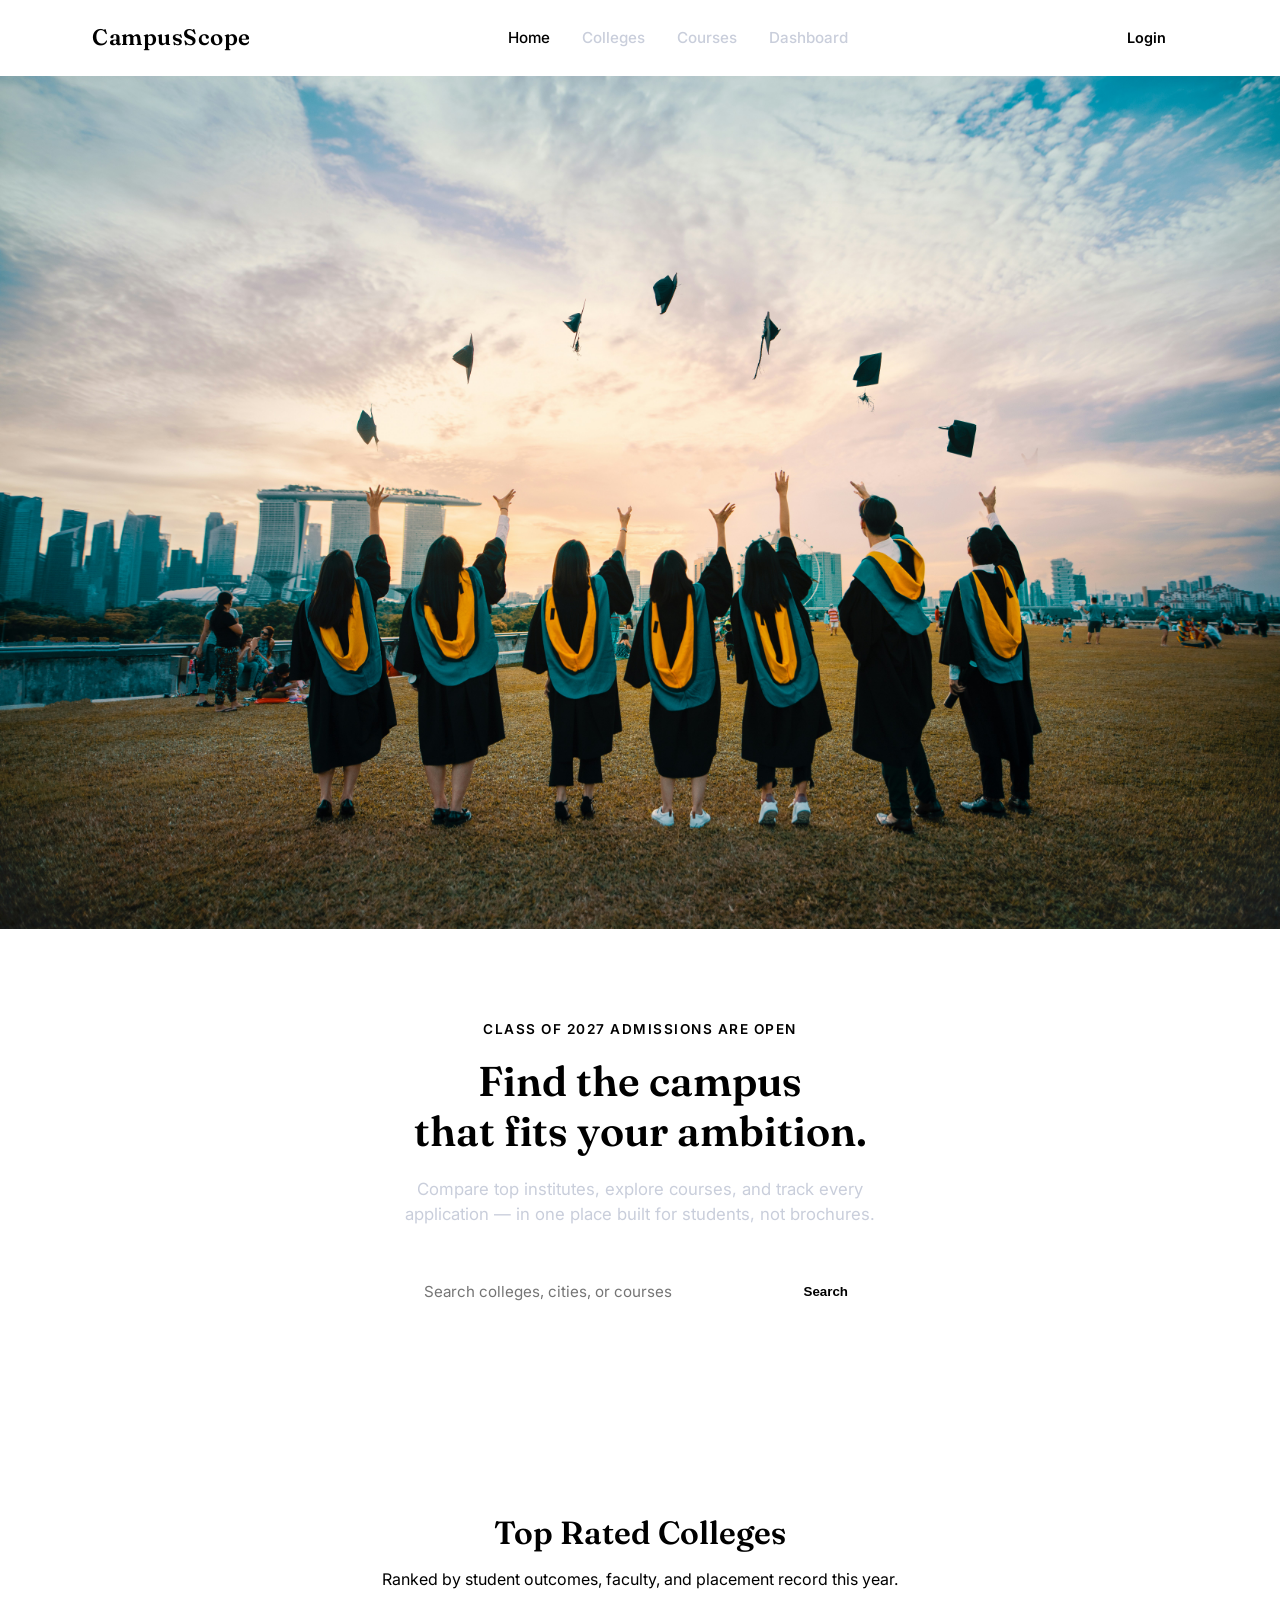
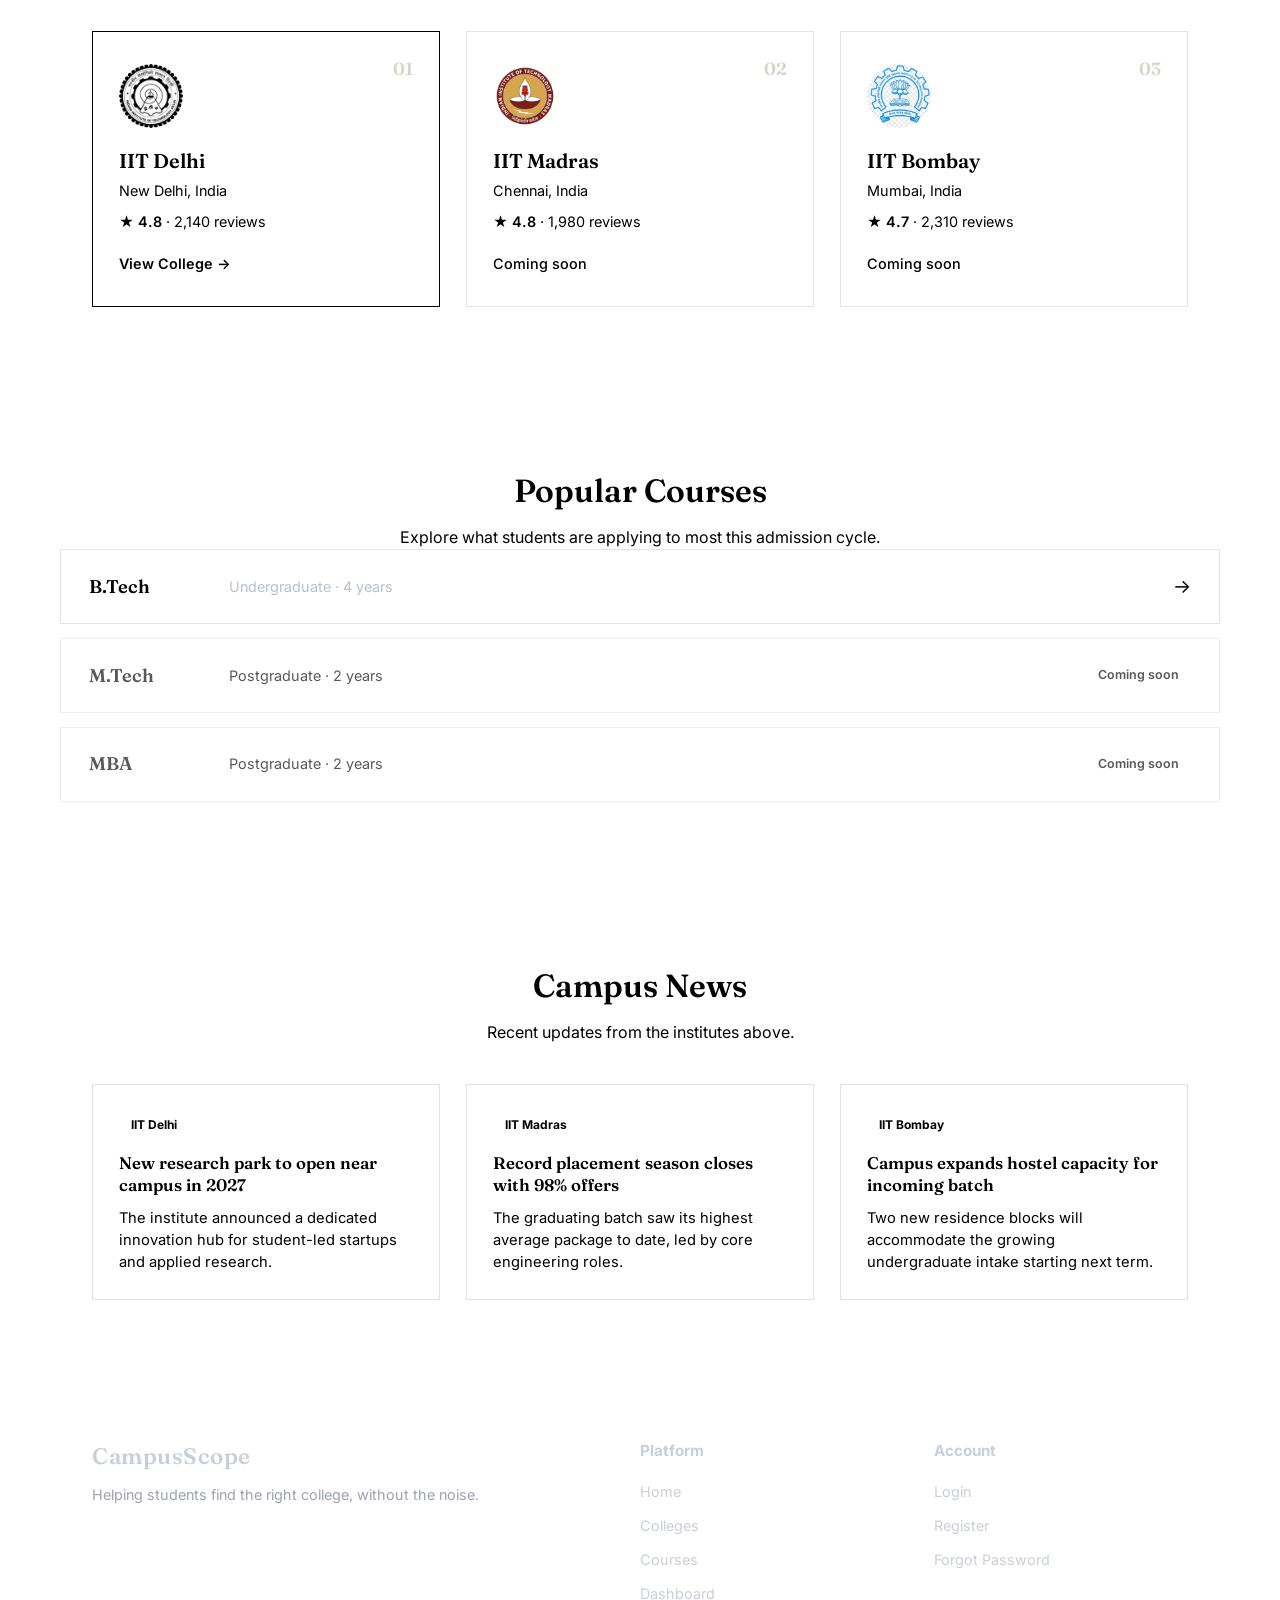
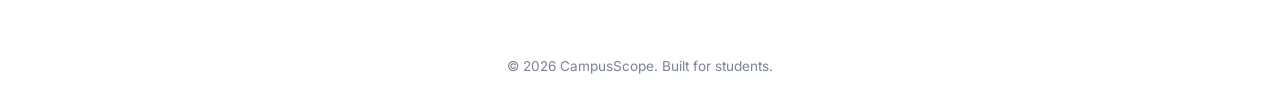
<file: index.html>
<!DOCTYPE html>
<html lang="en">
<head>
<meta charset="UTF-8">
<meta name="viewport" content="width=device-width, initial-scale=1.0">
<title>CampusScope — Find Your College</title>
<link rel="preconnect" href="https://fonts.googleapis.com">
<link href="https://fonts.googleapis.com/css2?family=Fraunces:opsz,wght@9..144,500;9..144,600;9..144,700&family=Inter:wght@400;500;600;700&display=swap" rel="stylesheet">
<link rel="stylesheet" href="home.css">
</head>
<body>

<nav class="navbar">
    <div class="nav-wrap">
        <a href="home.html" class="brand">Campus<span>Scope</span></a>
        <ul class="nav-links">
            <li><a href="home.html" class="active">Home</a></li>
            <li><a href="#colleges">Colleges</a></li>
            <li><a href="#courses">Courses</a></li>
            <li><a href="dashboard.html">Dashboard</a></li>
        </ul>
        <a href="login.html" class="nav-cta">Login</a>
    </div>
</nav>
<div class="banner">
    <img src="graduation-banner.jpg" alt="graduating students celebrating" class="banner-img">
</div>
<header class="hero">
    <div class="hero-inner">
        <p class="eyebrow">Class of 2027 admissions are open</p>
        <h1>Find the campus<br>that fits your ambition.</h1>
        <p class="hero-sub">Compare top institutes, explore courses, and track every application — in one place built for students, not brochures.</p>
        <div class="hero-search">
            <input type="text" placeholder="Search colleges, cities, or courses">
            <button>Search</button>
        </div>
    </div>
</header>

<section class="section" id="colleges">
    <div class="section-head">
        <h2>Top Rated Colleges</h2>
        <p>Ranked by student outcomes, faculty, and placement record this year.</p>
    </div>

    <div class="college-grid">

        <a href="college-details.html" class="college-card clickable">
            <span class="rank">01</span>
             <img src="iit-delhi-logo.jpg" alt="IIT Delhi logo" class="seal-img">
            <h3>IIT Delhi</h3>
            <p class="location">New Delhi, India</p>
            <p class="rating">★ 4.8 <span>· 2,140 reviews</span></p>
            <span class="card-cta">View College →</span>
        </a>

        <div class="college-card">
            <span class="rank">02</span>
            <img src="iit-madras-logo.jpg" alt="IIT Madras logo" class="seal-img">
            <h3>IIT Madras</h3>
            <p class="location">Chennai, India</p>
            <p class="rating">★ 4.8 <span>· 1,980 reviews</span></p>
            <span class="card-cta muted">Coming soon</span>
        </div>

        <div class="college-card">
            <span class="rank">03</span>
            <img src="iit-bombay-logo.jpg" alt="IIT Bombay logo" class="seal-img">
            <h3>IIT Bombay</h3>
            <p class="location">Mumbai, India</p>
            <p class="rating">★ 4.7 <span>· 2,310 reviews</span></p>
            <span class="card-cta muted">Coming soon</span>
        </div>

    </div>
</section>

<section class="section alt" id="courses">
    <div class="section-head">
        <h2>Popular Courses</h2>
        <p>Explore what students are applying to most this admission cycle.</p>
    </div>

    <ul class="course-list">
        <li class="course-item clickable">
            <a href="btech.html">
                <span class="course-name">B.Tech</span>
                <span class="course-meta">Undergraduate · 4 years</span>
                <span class="course-arrow">→</span>
            </a>
        </li>
        <li class="course-item disabled">
            <span class="course-name">M.Tech</span>
            <span class="course-meta">Postgraduate · 2 years</span>
            <span class="course-tag">Coming soon</span>
        </li>
        <li class="course-item disabled">
            <span class="course-name">MBA</span>
            <span class="course-meta">Postgraduate · 2 years</span>
            <span class="course-tag">Coming soon</span>
        </li>
    </ul>
</section>

<section class="section" id="news">
    <div class="section-head">
        <h2>Campus News</h2>
        <p>Recent updates from the institutes above.</p>
    </div>

    <div class="news-grid">
        <article class="news-card">
            <span class="news-tag">IIT Delhi</span>
            <h3>New research park to open near campus in 2027</h3>
            <p>The institute announced a dedicated innovation hub for student-led startups and applied research.</p>
        </article>
        <article class="news-card">
            <span class="news-tag">IIT Madras</span>
            <h3>Record placement season closes with 98% offers</h3>
            <p>The graduating batch saw its highest average package to date, led by core engineering roles.</p>
        </article>
        <article class="news-card">
            <span class="news-tag">IIT Bombay</span>
            <h3>Campus expands hostel capacity for incoming batch</h3>
            <p>Two new residence blocks will accommodate the growing undergraduate intake starting next term.</p>
        </article>
    </div>
</section>

<footer class="footer">
    <div class="footer-inner">
        <div class="footer-col">
            <a href="home.html" class="brand">Campus<span>Scope</span></a>
            <p>Helping students find the right college, without the noise.</p>
        </div>
        <div class="footer-col">
            <h4>Platform</h4>
            <ul>
                <li><a href="home.html">Home</a></li>
                <li><a href="#colleges">Colleges</a></li>
                <li><a href="#courses">Courses</a></li>
                <li><a href="dashboard.html">Dashboard</a></li>
            </ul>
        </div>
        <div class="footer-col">
            <h4>Account</h4>
            <ul>
                <li><a href="login.html">Login</a></li>
                <li><a href="register.html">Register</a></li>
                <li><a href="forgot-password.html">Forgot Password</a></li>
            </ul>
        </div>
    </div>
    <div class="footer-bottom">
        <p>© 2026 CampusScope. Built for students.</p>
    </div>
</footer>

</body>
</html>
</file>
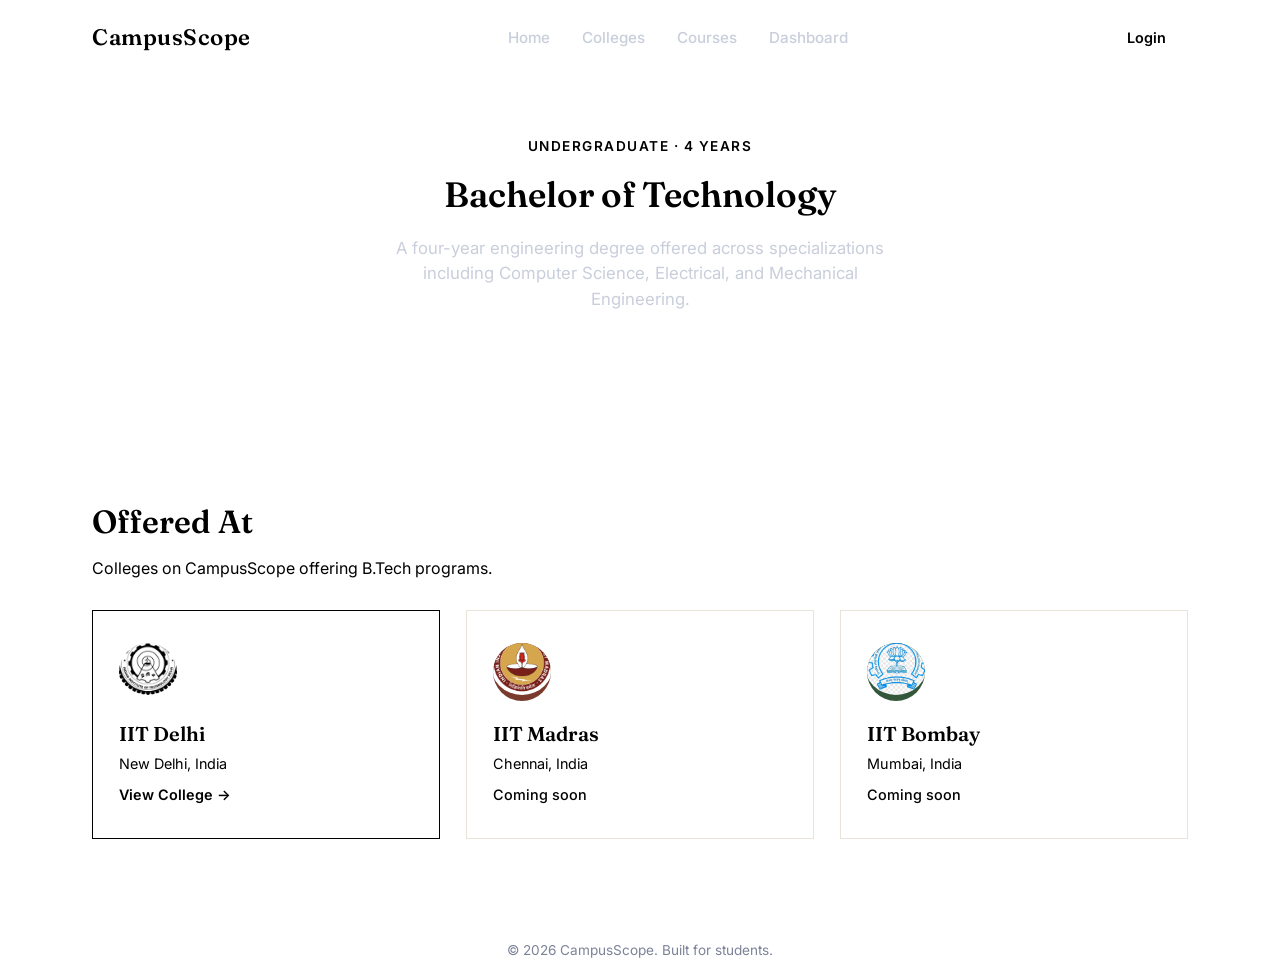
<file: btech.html>
<!DOCTYPE html>
<html lang="en">
<head>
<meta charset="UTF-8">
<meta name="viewport" content="width=device-width, initial-scale=1.0">
<title>B.Tech — CampusScope</title>
<link rel="preconnect" href="https://fonts.googleapis.com">
<link href="https://fonts.googleapis.com/css2?family=Fraunces:opsz,wght@9..144,500;9..144,600;9..144,700&family=Inter:wght@400;500;600;700&display=swap" rel="stylesheet">
<link rel="stylesheet" href="home.css">
</head>
<body>

<nav class="navbar">
    <div class="nav-wrap">
        <a href="home.html" class="brand">Campus<span>Scope</span></a>
        <ul class="nav-links">
            <li><a href="home.html">Home</a></li>
            <li><a href="home.html#colleges">Colleges</a></li>
            <li><a href="home.html#courses">Courses</a></li>
            <li><a href="dashboard.html">Dashboard</a></li>
        </ul>
        <a href="login.html" class="nav-cta">Login</a>
    </div>
</nav>

<header class="hero" style="padding: 60px 32px 70px;">
    <div class="hero-inner">
        <p class="eyebrow">Undergraduate · 4 Years</p>
        <h1 style="font-size: 2.2em;">Bachelor of Technology</h1>
        <p class="hero-sub">A four-year engineering degree offered across specializations including Computer Science, Electrical, and Mechanical Engineering.</p>
    </div>
</header>

<section class="section">
    <div class="section-head" style="text-align:left; max-width: 700px; margin: 0 0 30px;">
        <h2>Offered At</h2>
        <p>Colleges on CampusScope offering B.Tech programs.</p>
    </div>

    <div class="college-grid">
        <a href="college-details.html" class="college-card clickable">
            <div class="seal seal-delhi">
             <img class="seal-img" src="iit-delhi-logo.jpg" alt="IIT Delhi Logo">
           </div>
            <h3>IIT Delhi</h3>
            <p class="location">New Delhi, India</p>
            <span class="card-cta">View College →</span>
        </a>
        <div class="college-card">
            <div class="seal seal-madras">
             <img class="seal-img" src="iit-madras-logo.jpg" alt="IIT Madras Logo">
            </div>
            <h3>IIT Madras</h3>
            <p class="location">Chennai, India</p>
            <span class="card-cta muted">Coming soon</span>
        </div>
        <div class="college-card">
            <div class="seal seal-bombay">
             <img class="seal-img" src="iit-bombay-logo.jpg" alt="IIT Bombay Logo">
            </div>
            <h3>IIT Bombay</h3>
            <p class="location">Mumbai, India</p>
            <span class="card-cta muted">Coming soon</span>
        </div>
    </div>
</section>

<footer class="footer">
    <div class="footer-bottom">
        <p>© 2026 CampusScope. Built for students.</p>
    </div>
</footer>

</body>
</html>
</file>
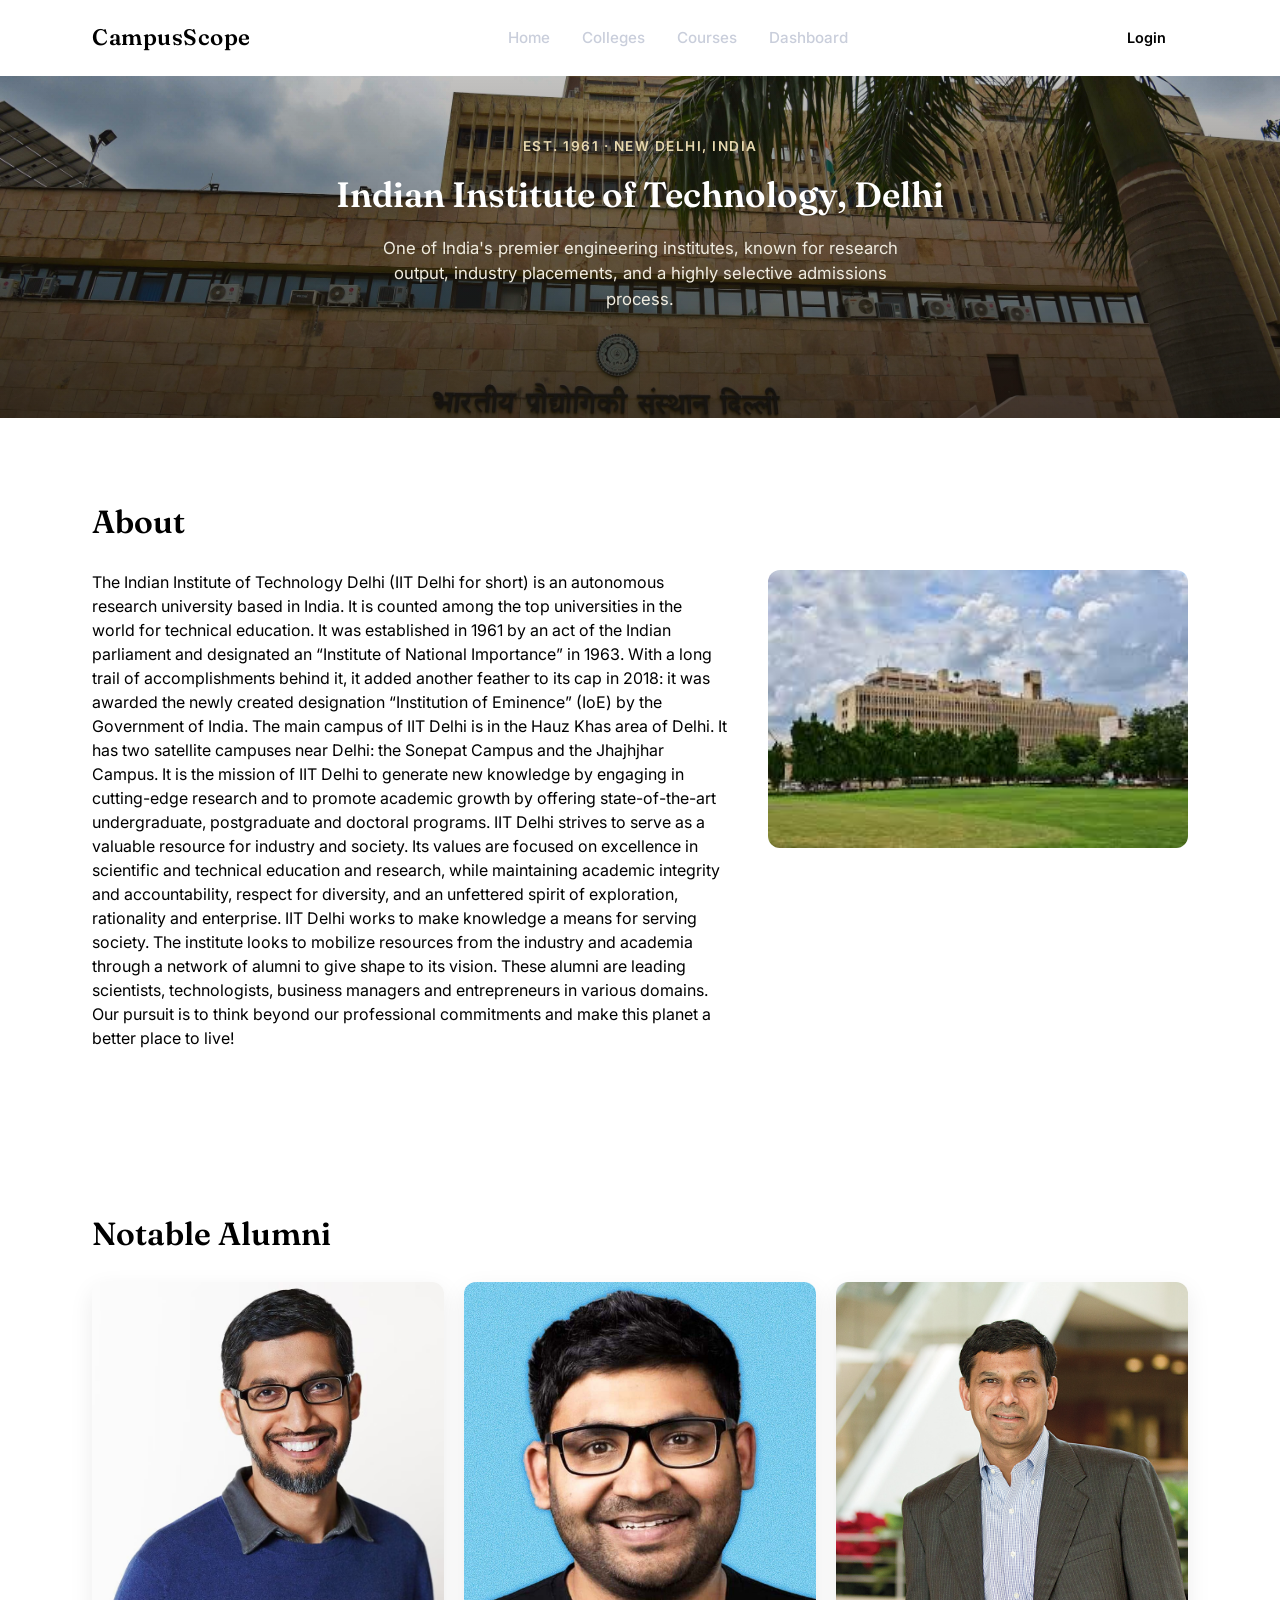
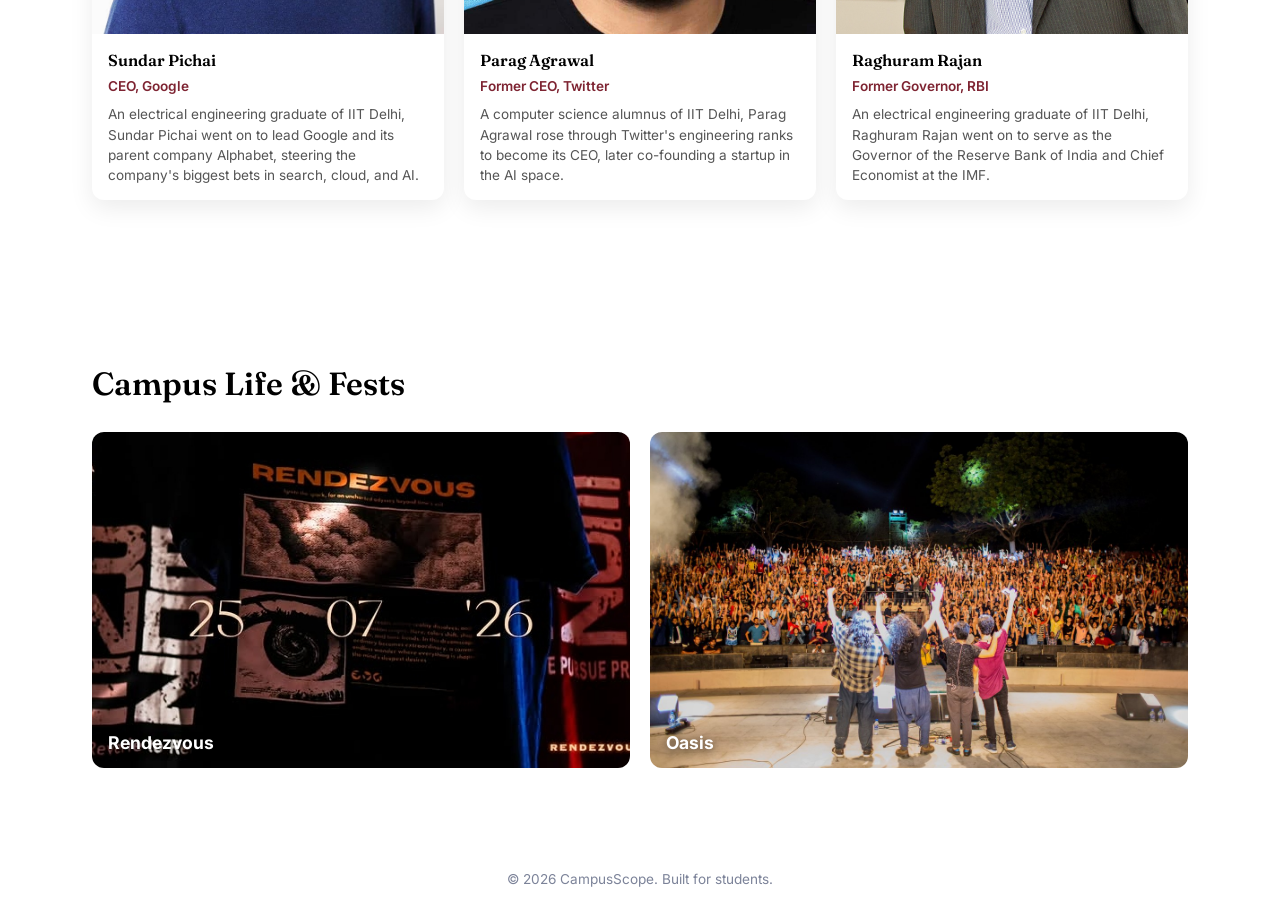
<file: college-details.html>
<!DOCTYPE html>
<html lang="en">
<head>
<meta charset="UTF-8">
<meta name="viewport" content="width=device-width, initial-scale=1.0">
<title>IIT Delhi — CampusScope</title>
<link rel="preconnect" href="https://fonts.googleapis.com">
<link href="https://fonts.googleapis.com/css2?family=Fraunces:opsz,wght@9..144,500;9..144,600;9..144,700&family=Inter:wght@400;500;600;700&display=swap" rel="stylesheet">
<link rel="stylesheet" href="home.css">
<style>
    /* Styles scoped to this page only — home.css is untouched */
    .hero{
        background: linear-gradient(180deg, rgba(20,16,10,.25), rgba(20,16,10,.7)), url('iit-delhi-wall.jpg') center/cover no-repeat;
        color: #fff;
    }
    .hero .eyebrow{ color: #e8d9b0; }
    .hero .hero-sub{ color: #f0ece0; }

    .about-with-image{
        display: flex;
        gap: 40px;
        align-items: flex-start;
        flex-wrap: wrap;
    }
    .about-with-image .about-text{ flex: 1 1 420px; }
    .about-with-image img{
        flex: 1 1 320px;
        max-width: 420px;
        width: 100%;
        border-radius: 12px;
        object-fit: cover;
    }

    .alumni-grid{
        display: grid;
        grid-template-columns: repeat(3, 1fr);
        gap: 20px;
        margin-top: 24px;
    }
    .alumni-card{
        background: #fff;
        border-radius: 12px;
        overflow: hidden;
        box-shadow: 0 8px 24px rgba(0,0,0,.08);
    }
    .alumni-card img{
        width: 100%;
        aspect-ratio: 1/1;
        object-fit: cover;
        display: block;
    }
    .alumni-card .alumni-info{ padding: 14px 16px; }
    .alumni-card h3{ margin: 0 0 4px; font-size: 1rem; }
    .alumni-card .role{ margin: 0 0 8px; font-size: .85rem; font-weight: 600; color: #7e2432; }
    .alumni-card p.bio{ margin: 0; font-size: .85rem; color: #555; line-height: 1.5; }

    .fest-grid{
        display: grid;
        grid-template-columns: repeat(2, 1fr);
        gap: 20px;
        margin-top: 24px;
    }
    .fest-grid figure{
        margin: 0;
        position: relative;
        border-radius: 12px;
        overflow: hidden;
    }
    .fest-grid img{
        width: 100%;
        aspect-ratio: 16/10;
        object-fit: cover;
        display: block;
    }
    .fest-grid figcaption{
        position: absolute;
        left: 16px;
        bottom: 12px;
        color: #fff;
        font-weight: 700;
        font-size: 1.1rem;
        text-shadow: 0 2px 8px rgba(0,0,0,.6);
    }
</style>
</head>
<body>

<nav class="navbar">
    <div class="nav-wrap">
        <a href="home.html" class="brand">Campus<span>Scope</span></a>
        <ul class="nav-links">
            <li><a href="home.html">Home</a></li>
            <li><a href="home.html#colleges">Colleges</a></li>
            <li><a href="home.html#courses">Courses</a></li>
            <li><a href="dashboard.html">Dashboard</a></li>
        </ul>
        <a href="login.html" class="nav-cta">Login</a>
    </div>
</nav>

<header class="hero" style="padding: 60px 32px 70px;">
    <div class="hero-inner">
        <p class="eyebrow">Est. 1961 · New Delhi, India</p>
        <h1 style="font-size: 2.2em;">Indian Institute of Technology, Delhi</h1>
        <p class="hero-sub">One of India's premier engineering institutes, known for research output, industry placements, and a highly selective admissions process.</p>
    </div>
</header>

<section class="section">
    <div class="section-head" style="text-align:left; max-width: 700px; margin: 0 0 24px;">
        <h2>About</h2>
    </div>
    <div class="about-with-image">
        <div class="about-text">
            <p>The Indian Institute of Technology Delhi (IIT Delhi for short) is an autonomous research university based in India. It is counted among the top universities in the world for technical education. It was established in 1961 by an act of the Indian parliament and designated an “Institute of National Importance” in 1963. With a long trail of accomplishments behind it, it added another feather to its cap in 2018: it was awarded the newly created designation “Institution of Eminence” (IoE) by the Government of India.

The main campus of IIT Delhi is in the Hauz Khas area of Delhi. It has two satellite campuses near Delhi: the Sonepat Campus and the Jhajhjhar Campus.

It is the mission of IIT Delhi to generate new knowledge by engaging in cutting-edge research and to promote academic growth by offering state-of-the-art undergraduate, postgraduate and doctoral programs. IIT Delhi strives to serve as a valuable resource for industry and society. Its values are focused on excellence in scientific and technical education and research, while maintaining academic integrity and accountability, respect for diversity, and an unfettered spirit of exploration, rationality and enterprise.

IIT Delhi works to make knowledge a means for serving society. The institute looks to mobilize resources from the industry and academia through a network of alumni to give shape to its vision. These alumni are leading scientists, technologists, business managers and entrepreneurs in various domains.

Our pursuit is to think beyond our professional commitments and make this planet a better place to live!
</p>
        </div>
        <img src="iit-delhi-campus.jpg" alt="IIT Delhi campus grounds">
    </div>
</section>

<section class="section">
    <div class="section-head" style="text-align:left; max-width: 700px; margin: 0;">
        <h2>Notable Alumni</h2>
    </div>
    <div class="alumni-grid">
        <div class="alumni-card">
            <img src="sundar-pichai.avif" alt="Sundar Pichai">
            <div class="alumni-info">
                <h3>Sundar Pichai</h3>
                <p class="role">CEO, Google</p>
                <p class="bio">An electrical engineering graduate of IIT Delhi, Sundar Pichai went on to lead Google and its parent company Alphabet, steering the company's biggest bets in search, cloud, and AI.</p>
            </div>
        </div>
        <div class="alumni-card">
            <img src="parag-agarwal.webp" alt="Parag Agrawal">
            <div class="alumni-info">
                <h3>Parag Agrawal</h3>
                <p class="role">Former CEO, Twitter</p>
                <p class="bio">A computer science alumnus of IIT Delhi, Parag Agrawal rose through Twitter's engineering ranks to become its CEO, later co-founding a startup in the AI space.</p>
            </div>
        </div>
        <div class="alumni-card">
            <img src="raghuram.jpg" alt="Raghuram Rajan">
            <div class="alumni-info">
                <h3>Raghuram Rajan</h3>
                <p class="role">Former Governor, RBI</p>
                <p class="bio">An electrical engineering graduate of IIT Delhi, Raghuram Rajan went on to serve as the Governor of the Reserve Bank of India and Chief Economist at the IMF.</p>
            </div>
        </div>
    </div>
</section>

<section class="section">
    <div class="section-head" style="text-align:left; max-width: 700px; margin: 0;">
        <h2>Campus Life &amp; Fests</h2>
    </div>
    <div class="fest-grid">
        <figure>
            <img src="rendezvous.jpeg" alt="Rendezvous, IIT Delhi's cultural fest">
            <figcaption>Rendezvous</figcaption>
        </figure>
        <figure>
            <img src="fest.jpg" alt="Oasis, IIT Delhi's annual fest">
            <figcaption>Oasis</figcaption>
        </figure>
    </div>
</section>

<footer class="footer">
    <div class="footer-bottom">
        <p>© 2026 CampusScope. Built for students.</p>
    </div>
</footer>

</body>
</html>
</file>
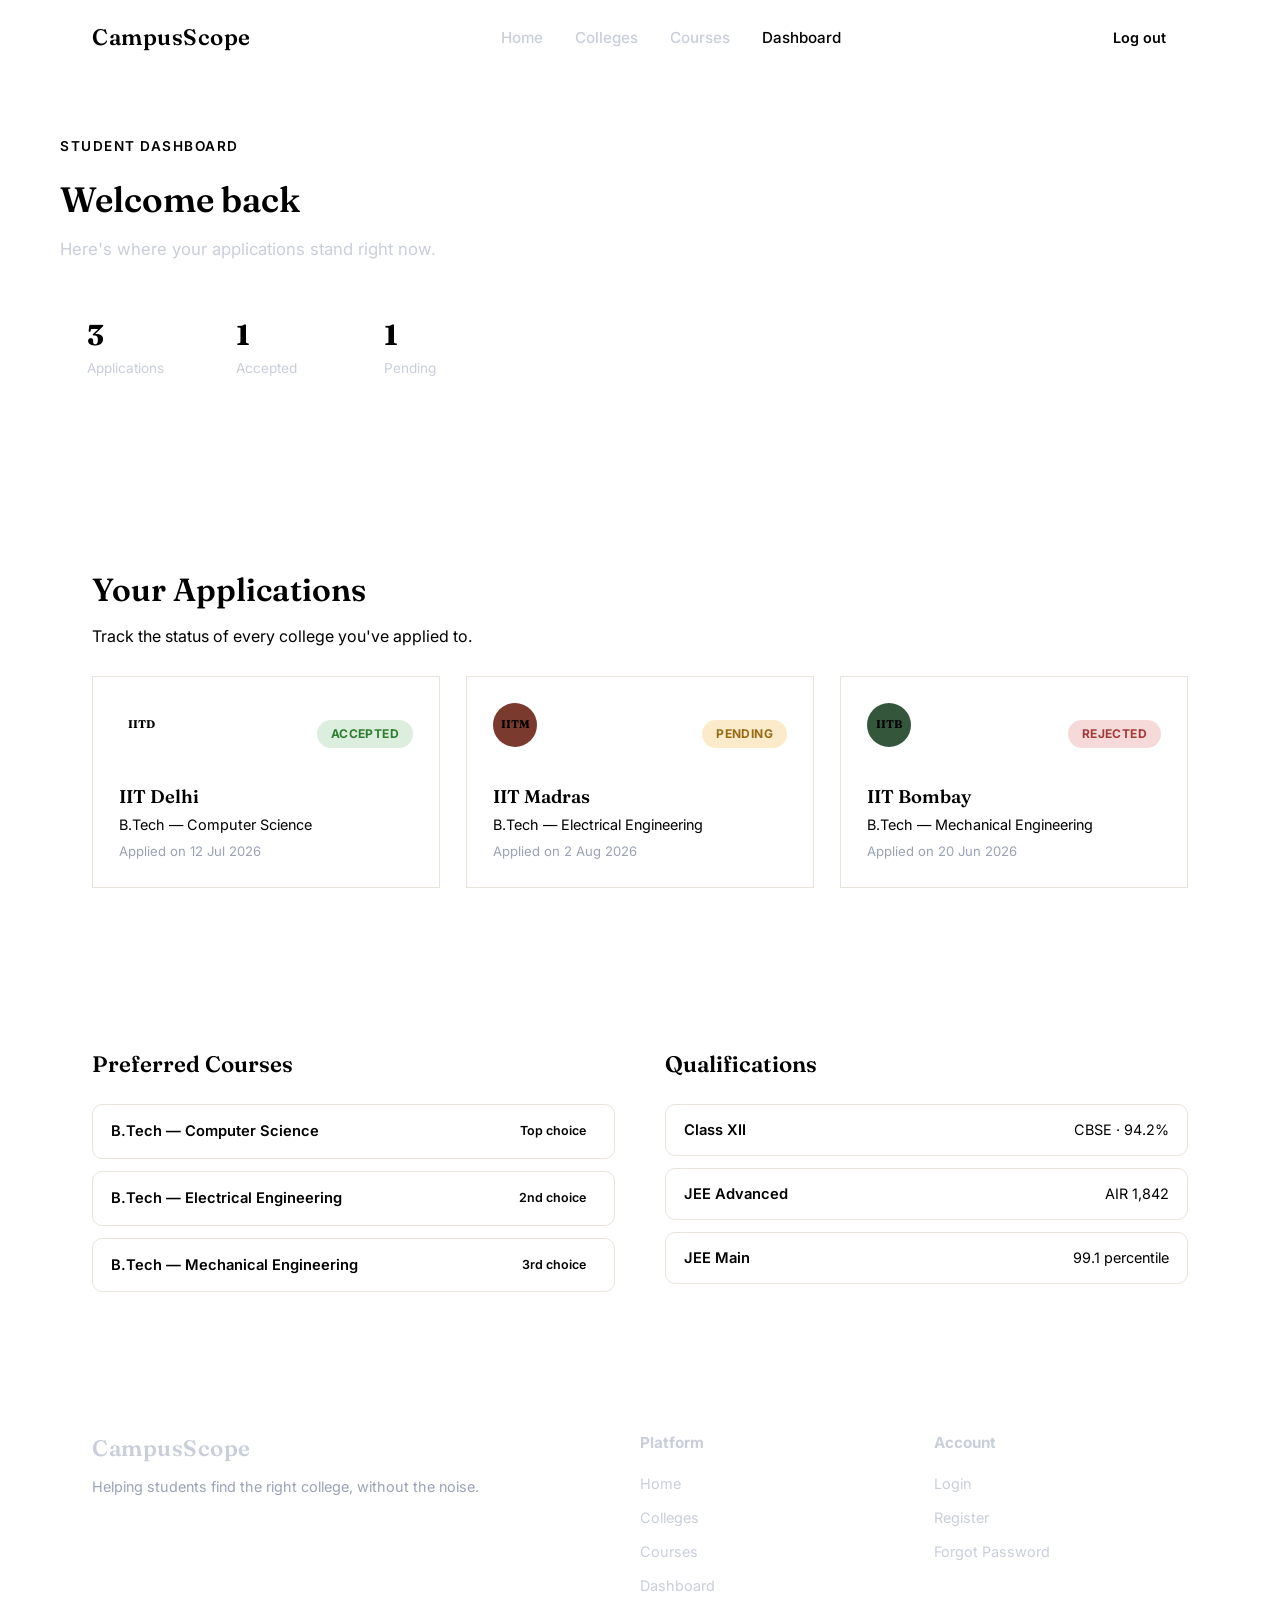
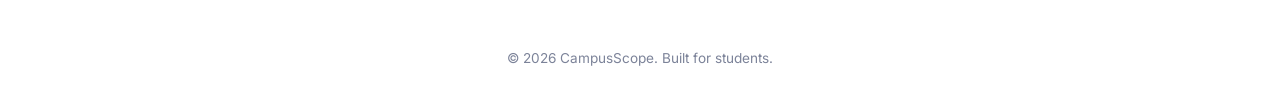
<file: dashboard.html>
<!DOCTYPE html>
<html lang="en">
<head>
<meta charset="UTF-8">
<meta name="viewport" content="width=device-width, initial-scale=1.0">
<title>Dashboard — CampusScope</title>
<link rel="preconnect" href="https://fonts.googleapis.com">
<link href="https://fonts.googleapis.com/css2?family=Fraunces:opsz,wght@9..144,500;9..144,600;9..144,700&family=Inter:wght@400;500;600;700&display=swap" rel="stylesheet">
<link rel="stylesheet" href="home.css">
</head>
<body>

<nav class="navbar">
    <div class="nav-wrap">
        <a href="home.html" class="brand">Campus<span>Scope</span></a>
        <ul class="nav-links">
            <li><a href="home.html">Home</a></li>
            <li><a href="home.html#colleges">Colleges</a></li>
            <li><a href="home.html#courses">Courses</a></li>
            <li><a href="dashboard.html" class="active">Dashboard</a></li>
        </ul>
        <a href="login.html" class="nav-cta">Log out</a>
    </div>
</nav>

<header class="dash-header">
    <div class="dash-header-inner">
        <p class="eyebrow">Student Dashboard</p>
        <h1>Welcome back</h1>
        <p class="hero-sub" style="margin:0;">Here's where your applications stand right now.</p>

        <div class="stat-row">
            <div class="stat-pill">
                <span class="stat-num">3</span>
                <span class="stat-label">Applications</span>
            </div>
            <div class="stat-pill">
                <span class="stat-num">1</span>
                <span class="stat-label">Accepted</span>
            </div>
            <div class="stat-pill">
                <span class="stat-num">1</span>
                <span class="stat-label">Pending</span>
            </div>
        </div>
    </div>
</header>

<section class="section" id="applications">
    <div class="section-head" style="text-align:left; max-width:none; margin-bottom:28px;">
        <h2>Your Applications</h2>
        <p>Track the status of every college you've applied to.</p>
    </div>

    <div class="app-grid">

        <div class="app-card">
            <div class="app-top">
                <div class="seal seal-delhi" style="width:44px;height:44px;font-size:0.7em;">IITD</div>
                <span class="status status-accepted">Accepted</span>
            </div>
            <h3>IIT Delhi</h3>
            <p class="app-course">B.Tech — Computer Science</p>
            <p class="app-date">Applied on 12 Jul 2026</p>
        </div>

        <div class="app-card">
            <div class="app-top">
                <div class="seal seal-madras" style="width:44px;height:44px;font-size:0.7em;">IITM</div>
                <span class="status status-pending">Pending</span>
            </div>
            <h3>IIT Madras</h3>
            <p class="app-course">B.Tech — Electrical Engineering</p>
            <p class="app-date">Applied on 2 Aug 2026</p>
        </div>

        <div class="app-card">
            <div class="app-top">
                <div class="seal seal-bombay" style="width:44px;height:44px;font-size:0.7em;">IITB</div>
                <span class="status status-rejected">Rejected</span>
            </div>
            <h3>IIT Bombay</h3>
            <p class="app-course">B.Tech — Mechanical Engineering</p>
            <p class="app-date">Applied on 20 Jun 2026</p>
        </div>

    </div>
</section>

<section class="section alt">
    <div class="dash-two-col">

        <div class="dash-block">
            <h2>Preferred Courses</h2>
            <ul class="pref-list">
                <li>
                    <span class="pref-name">B.Tech — Computer Science</span>
                    <span class="pref-priority">Top choice</span>
                </li>
                <li>
                    <span class="pref-name">B.Tech — Electrical Engineering</span>
                    <span class="pref-priority">2nd choice</span>
                </li>
                <li>
                    <span class="pref-name">B.Tech — Mechanical Engineering</span>
                    <span class="pref-priority">3rd choice</span>
                </li>
            </ul>
        </div>

        <div class="dash-block">
            <h2>Qualifications</h2>
            <ul class="qual-list">
                <li>
                    <span class="qual-label">Class XII</span>
                    <span class="qual-value">CBSE · 94.2%</span>
                </li>
                <li>
                    <span class="qual-label">JEE Advanced</span>
                    <span class="qual-value">AIR 1,842</span>
                </li>
                <li>
                    <span class="qual-label">JEE Main</span>
                    <span class="qual-value">99.1 percentile</span>
                </li>
            </ul>
        </div>

    </div>
</section>

<footer class="footer">
    <div class="footer-inner">
        <div class="footer-col">
            <a href="home.html" class="brand">Campus<span>Scope</span></a>
            <p>Helping students find the right college, without the noise.</p>
        </div>
        <div class="footer-col">
            <h4>Platform</h4>
            <ul>
                <li><a href="home.html">Home</a></li>
                <li><a href="home.html#colleges">Colleges</a></li>
                <li><a href="home.html#courses">Courses</a></li>
                <li><a href="dashboard.html">Dashboard</a></li>
            </ul>
        </div>
        <div class="footer-col">
            <h4>Account</h4>
            <ul>
                <li><a href="login.html">Login</a></li>
                <li><a href="register.html">Register</a></li>
                <li><a href="forgot-password.html">Forgot Password</a></li>
            </ul>
        </div>
    </div>
    <div class="footer-bottom">
        <p>© 2026 CampusScope. Built for students.</p>
    </div>
</footer>

</body>
</html>
</file>
<file: home.css>
* { margin: 0; padding: 0; box-sizing: border-box; }

body {
    font-family: 'Inter', sans-serif;
    color: var(--ink);
    background: var(--cream);
    line-height: 1.5;
}

h1, h2, h3 {
    font-family: 'Fraunces', serif;
    font-weight: 600;
    color: var(--navy-deep);
}

a { text-decoration: none; color: inherit; }
ul { list-style: none; }


.navbar {
    background: var(--navy-deep);
    position: sticky;
    top: 0;
    z-index: 50;
}

.nav-wrap {
    max-width: 1160px;
    margin: 0 auto;
    padding: 18px 32px;
    display: flex;
    align-items: center;
    justify-content: space-between;
}

.brand {
    font-family: 'Fraunces', serif;
    font-size: 1.4em;
    font-weight: 600;
    color: var(--white);
    letter-spacing: 0.5px;
}
.brand span { color: var(--gold); }

.nav-links {
    display: flex;
    gap: 32px;
}

.nav-links a {
    color: #C9CEDB;
    font-size: 0.95em;
    font-weight: 500;
    transition: color 0.25s;
}
.nav-links a:hover,
.nav-links a.active {
    color: var(--white);
}

.nav-cta {
    background: var(--gold);
    color: var(--navy-deep);
    padding: 9px 22px;
    border-radius: 30px;
    font-weight: 600;
    font-size: 0.9em;
    transition: background 0.25s;
}
.nav-cta:hover { background: var(--gold-soft); }


.hero {
    background: linear-gradient(160deg, var(--navy) 0%, var(--navy-deep) 100%);
    padding: 90px 32px 110px;
    text-align: center;
}

.hero-inner { max-width: 700px; margin: 0 auto; }

.eyebrow {
    color: var(--gold-soft);
    font-size: 0.85em;
    font-weight: 600;
    text-transform: uppercase;
    letter-spacing: 1.5px;
    margin-bottom: 18px;
}

.hero h1 {
    color: var(--white);
    font-size: 2.6em;
    line-height: 1.2;
    margin-bottom: 20px;
}

.hero-sub {
    color: #C9CEDB;
    font-size: 1.05em;
    max-width: 520px;
    margin: 0 auto 36px;
}

.hero-search {
    display: flex;
    max-width: 480px;
    margin: 0 auto;
    background: var(--white);
    border-radius: 50px;
    padding: 6px;
}

.hero-search input {
    flex: 1;
    border: none;
    outline: none;
    padding: 12px 18px;
    font-family: 'Inter', sans-serif;
    font-size: 0.95em;
}

.hero-search button {
    background: var(--navy-deep);
    color: var(--white);
    border: none;
    padding: 12px 26px;
    border-radius: 50px;
    font-weight: 600;
    cursor: pointer;
    transition: background 0.25s;
}
.hero-search button:hover { background: var(--navy); }


.section {
    max-width: 1160px;
    margin: 0 auto;
    padding: 80px 32px;
}
.section.alt { background: var(--white); max-width: 100%; }
.section.alt .section-head,
.section.alt .course-list { max-width: 1160px; margin: 0 auto; }

.section-head { margin-bottom: 40px; text-align: center; }
.section-head h2 { font-size: 2em; margin-bottom: 10px; }
.section-head p { color: var(--muted); }


.college-grid {
    display: grid;
    grid-template-columns: repeat(3, 1fr);
    gap: 26px;
}

.college-card {
    position: relative;
    background: var(--white);
    border-radius: var(--radius);
    padding: 32px 26px;
    border: 1px solid #E8E4D9;
    display: flex;
    flex-direction: column;
    align-items: flex-start;
    transition: transform 0.3s, box-shadow 0.3s;
}

.college-card:hover {
    transform: translateY(-6px);
    box-shadow: 0 18px 34px rgba(22,33,62,0.12);
}

.college-card.clickable { cursor: pointer; border-color: var(--gold); }

.rank {
    position: absolute;
    top: 24px;
    right: 26px;
    font-family: 'Fraunces', serif;
    font-size: 1.1em;
    color: #D8D2C2;
    font-weight: 600;
}

.seal {
    width: 58px;
    height: 58px;
    border-radius: 50%;
    display: flex;
    align-items: center;
    justify-content: center;
    font-family: 'Fraunces', serif;
    font-weight: 700;
    font-size: 0.85em;
    color: var(--white);
    margin-bottom: 18px;
    border: 2px solid var(--gold-soft);
    overflow: hidden;
}
.seal-delhi  { background: var(--navy); }
.seal-madras { background: #7A3B2E; }
.seal-bombay { background: #34573B; }

.college-card h3 { font-size: 1.25em; margin-bottom: 4px; }
.location { color: var(--muted); font-size: 0.9em; margin-bottom: 10px; }
.rating { font-size: 0.9em; color: var(--gold); font-weight: 600; margin-bottom: 20px; }
.rating span { color: var(--muted); font-weight: 400; }

.card-cta {
    margin-top: auto;
    font-weight: 600;
    font-size: 0.9em;
    color: var(--navy-deep);
}
.card-cta.muted { color: var(--muted); font-weight: 500; }


.course-list {
    display: flex;
    flex-direction: column;
    gap: 14px;
}

.course-item {
    border-radius: var(--radius);
    background: var(--cream);
    border: 1px solid #E8E4D9;
}

.course-item a,
.course-item.disabled {
    display: flex;
    align-items: center;
    justify-content: space-between;
    padding: 22px 28px;
}

.course-item.clickable {
    background: var(--navy-deep);
    transition: background 0.25s;
}
.course-item.clickable:hover { background: var(--navy); }
.course-item.clickable .course-name,
.course-item.clickable .course-arrow { color: var(--white); }
.course-item.clickable .course-meta { color: #B8BFD1; }

.course-item.disabled { opacity: 0.65; }

.course-name { font-family: 'Fraunces', serif; font-size: 1.15em; font-weight: 600; width: 140px; }
.course-meta { color: var(--muted); flex: 1; font-size: 0.9em; }
.course-arrow { font-size: 1.2em; color: var(--gold); }
.course-tag {
    background: var(--white);
    color: var(--muted);
    font-size: 0.78em;
    font-weight: 600;
    padding: 5px 12px;
    border-radius: 20px;
}


.news-grid {
    display: grid;
    grid-template-columns: repeat(3, 1fr);
    gap: 26px;
}

.news-card {
    background: var(--white);
    border: 1px solid #E8E4D9;
    border-radius: var(--radius);
    padding: 26px;
}

.news-tag {
    display: inline-block;
    background: var(--gold-soft);
    color: var(--navy-deep);
    font-size: 0.75em;
    font-weight: 700;
    padding: 4px 12px;
    border-radius: 20px;
    margin-bottom: 14px;
}

.news-card h3 { font-size: 1.05em; margin-bottom: 10px; line-height: 1.35; }
.news-card p { color: var(--muted); font-size: 0.92em; }


.footer { background: var(--navy-deep); color: #C9CEDB; }

.footer-inner {
    max-width: 1160px;
    margin: 0 auto;
    padding: 60px 32px 30px;
    display: grid;
    grid-template-columns: 2fr 1fr 1fr;
    gap: 40px;
}

.footer-col p { margin-top: 10px; font-size: 0.9em; color: #9AA2B6; }
.footer-col h4 { color: var(--white); font-size: 0.95em; margin-bottom: 16px; }
.footer-col ul { display: flex; flex-direction: column; gap: 10px; }
.footer-col ul a { font-size: 0.9em; color: #C9CEDB; transition: color 0.2s; }
.footer-col ul a:hover { color: var(--gold-soft); }

.footer-bottom {
    border-top: 1px solid rgba(255,255,255,0.1);
    text-align: center;
    padding: 20px;
    font-size: 0.85em;
    color: #7C8399;
}


.dash-header {
    background: linear-gradient(160deg, var(--navy) 0%, var(--navy-deep) 100%);
    padding: 60px 32px 90px;
}
.dash-header-inner { max-width: 1160px; margin: 0 auto; }
.dash-header h1 { color: var(--white); font-size: 2.2em; margin: 8px 0 10px; }

.stat-row {
    display: flex;
    gap: 18px;
    margin-top: 34px;
    flex-wrap: wrap;
}
.stat-pill {
    background: rgba(255,255,255,0.08);
    border: 1px solid rgba(255,255,255,0.15);
    border-radius: var(--radius);
    padding: 16px 26px;
    display: flex;
    flex-direction: column;
    min-width: 130px;
}
.stat-num { font-family: 'Fraunces', serif; font-size: 1.8em; font-weight: 700; color: var(--gold-soft); }
.stat-label { font-size: 0.85em; color: #C9CEDB; margin-top: 2px; }


.app-grid {
    display: grid;
    grid-template-columns: repeat(3, 1fr);
    gap: 26px;
}
.app-card {
    background: var(--white);
    border: 1px solid #E8E4D9;
    border-radius: var(--radius);
    padding: 26px;
}
.app-top {
    display: flex;
    align-items: center;
    justify-content: space-between;
    margin-bottom: 18px;
}
.status {
    font-size: 0.75em;
    font-weight: 700;
    padding: 5px 14px;
    border-radius: 20px;
    text-transform: uppercase;
    letter-spacing: 0.4px;
}
.status-accepted { background: #DCEEDD; color: #2E7D32; }
.status-pending  { background: #FCEBCB; color: #966B14; }
.status-rejected { background: #F6DADA; color: #A33A3A; }

.app-card h3 { font-size: 1.15em; margin-bottom: 4px; }
.app-course { color: var(--muted); font-size: 0.9em; margin-bottom: 6px; }
.app-date { color: #9AA2B6; font-size: 0.82em; }


.dash-two-col {
    max-width: 1160px;
    margin: 0 auto;
    padding: 0 32px;
    display: grid;
    grid-template-columns: 1fr 1fr;
    gap: 50px;
}
.dash-block h2 { font-size: 1.4em; margin-bottom: 22px; }

.pref-list, .qual-list {
    display: flex;
    flex-direction: column;
    gap: 12px;
}
.pref-list li, .qual-list li {
    display: flex;
    align-items: center;
    justify-content: space-between;
    background: var(--cream);
    border: 1px solid #E8E4D9;
    border-radius: 10px;
    padding: 14px 18px;
}
.pref-name, .qual-label { font-weight: 600; font-size: 0.92em; }
.pref-priority {
    font-size: 0.78em;
    font-weight: 600;
    color: var(--gold);
    background: var(--gold-soft);
    padding: 3px 10px;
    border-radius: 14px;
}
.qual-value { color: var(--muted); font-size: 0.9em; }



.banner-img {
    width: 100%;
    height: auto;
    display: block;
}


.seal-img {
    width: 64px;
    height: 64px;
    border-radius: 50%;
    object-fit: contain;
    background: var(--white);
    border: 2px solid var(--gold-soft);
    margin-bottom: 18px;
}


@media (max-width: 860px) {
    .nav-links { display: none; }
    .hero h1 { font-size: 2em; }
    .college-grid, .news-grid { grid-template-columns: 1fr; }
    .footer-inner { grid-template-columns: 1fr; }
    .hero-search { flex-direction: column; border-radius: 16px; gap: 8px; }
    .hero-search button { border-radius: 12px; }
    .course-item a, .course-item.disabled { flex-wrap: wrap; gap: 6px; }
    .course-name { width: auto; }
    .app-grid { grid-template-columns: 1fr; }
    .dash-two-col { grid-template-columns: 1fr; gap: 34px; }
    .stat-row { gap: 12px; }
    .stat-pill { flex: 1; min-width: 100px; }
}
</file>
